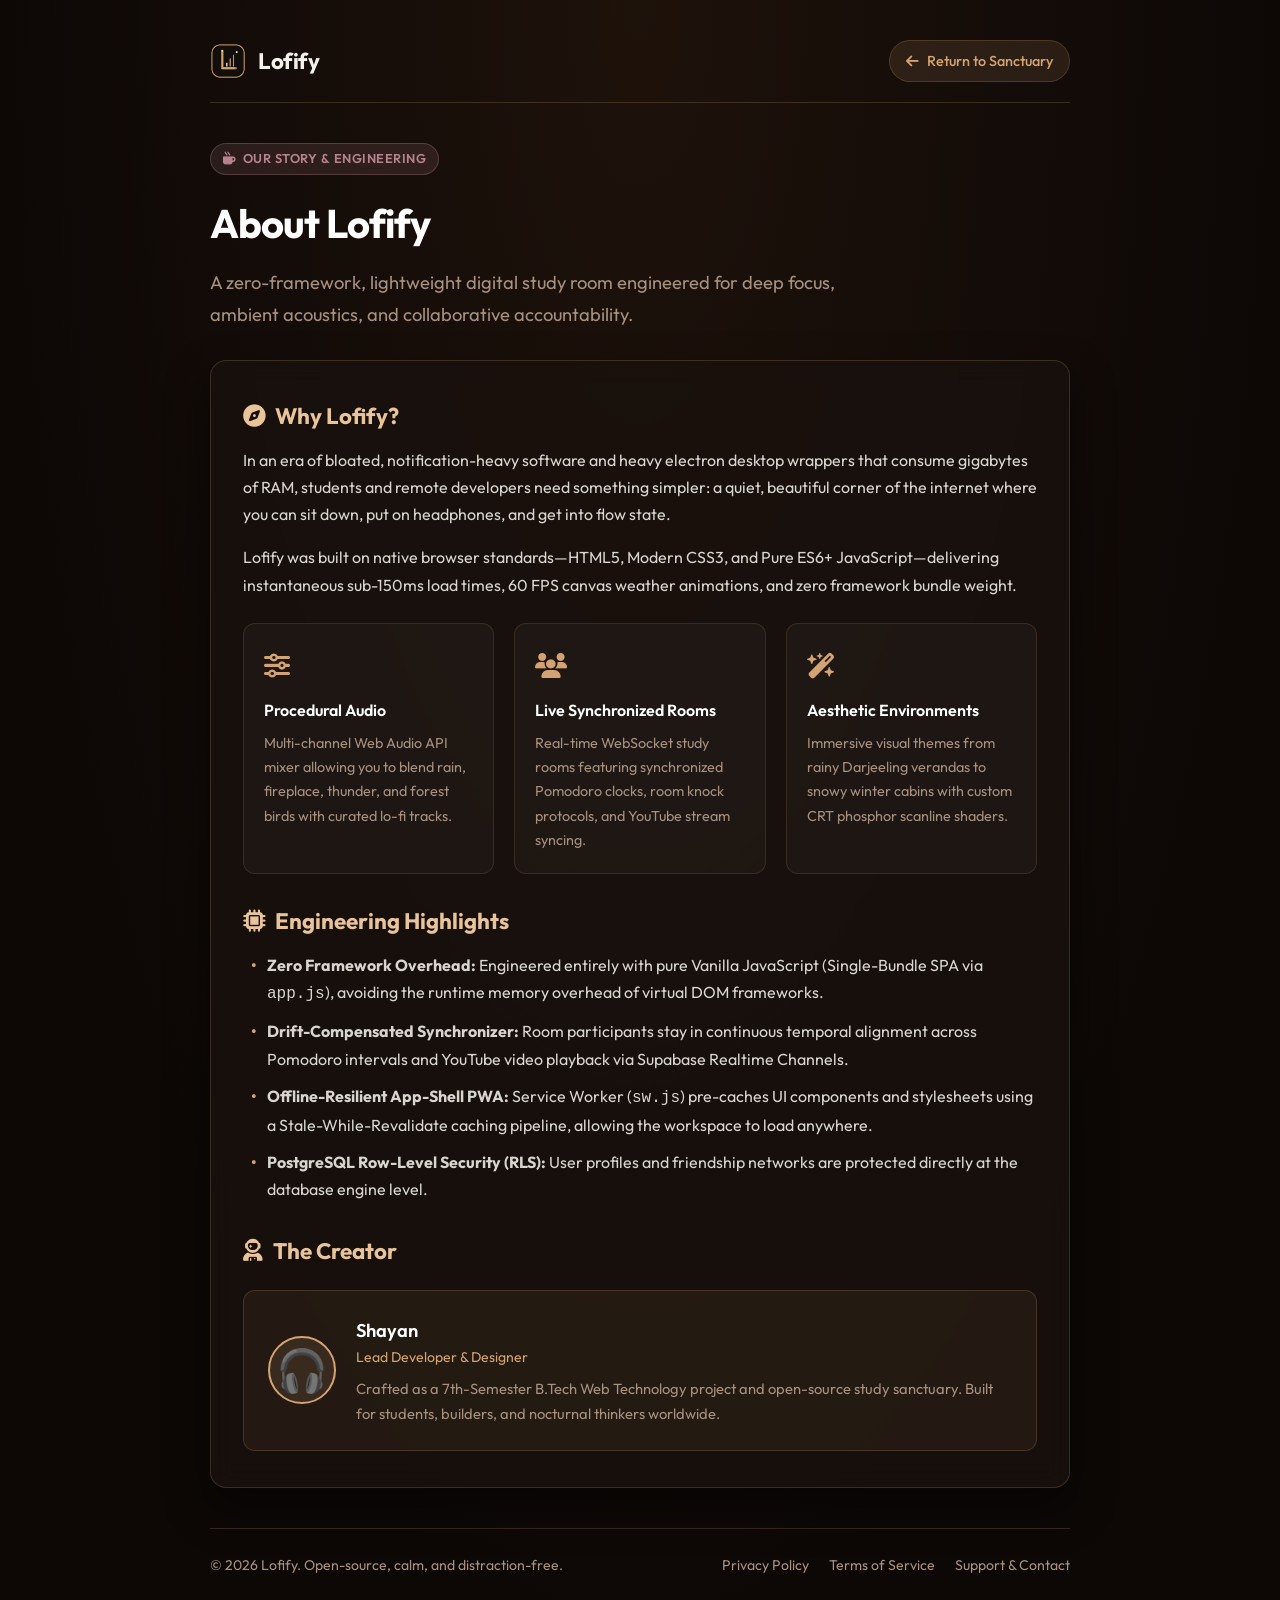
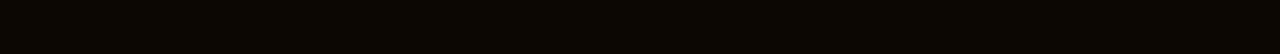
<file: about.html>
<!DOCTYPE html>
<html lang="en">
<head>
  <meta charset="UTF-8">
  <meta name="viewport" content="width=device-width, initial-scale=1.0">
  <title>About Lofify — Virtual Lo-Fi Study Room & Ambient Focus Sanctuary</title>
  <meta name="description" content="Discover the philosophy, engineering, and creator behind Lofify — a zero-bloat, distraction-free virtual study sanctuary with real-time multiplayer rooms.">
  <link rel="canonical" href="https://lofify-chi.vercel.app/about">
  <link rel="icon" type="image/x-icon" href="/favicon.ico">
  <link rel="icon" type="image/png" sizes="32x32" href="/assets/images/favicon-32x32.png">
  <link rel="icon" type="image/png" sizes="16x16" href="/assets/images/favicon-16x16.png">
  <link rel="preconnect" href="https://fonts.googleapis.com">
  <link rel="preconnect" href="https://fonts.gstatic.com" crossorigin>
  <link href="https://fonts.googleapis.com/css2?family=Outfit:wght@300;400;500;600;700&family=JetBrains+Mono:wght@400;500&display=swap" rel="stylesheet">
  <link rel="stylesheet" href="https://cdnjs.cloudflare.com/ajax/libs/font-awesome/6.5.1/css/all.min.css">
  <style>
    :root {
      --bg: #0F0A08;
      --card-bg: rgba(26, 18, 14, 0.75);
      --card-border: rgba(212, 163, 115, 0.2);
      --accent: #D4A373;
      --accent-hover: #E9C49A;
      --text: #F4F1EA;
      --text-muted: #A69080;
      --pill-bg: rgba(212, 163, 115, 0.12);
      --tag-purple: #B5838D;
      --tag-green: #A3B18A;
    }
    * { box-sizing: border-box; margin: 0; padding: 0; }
    body {
      background: radial-gradient(ellipse at top, #1E120B 0%, #0D0806 70%);
      color: var(--text);
      font-family: 'Outfit', -apple-system, BlinkMacSystemFont, sans-serif;
      line-height: 1.7;
      min-height: 100vh;
      padding: 40px 20px 80px;
    }
    .container {
      max-width: 860px;
      margin: 0 auto;
    }
    header.nav-header {
      display: flex;
      justify-content: space-between;
      align-items: center;
      margin-bottom: 40px;
      padding-bottom: 20px;
      border-bottom: 1px solid var(--card-border);
    }
    .logo-link {
      display: inline-flex;
      align-items: center;
      gap: 12px;
      text-decoration: none;
      color: var(--text);
      font-size: 1.4rem;
      font-weight: 700;
      letter-spacing: -0.5px;
    }
    .logo-link img {
      width: 36px;
      height: 36px;
      border-radius: 10px;
    }
    .back-btn {
      display: inline-flex;
      align-items: center;
      gap: 8px;
      background: var(--pill-bg);
      border: 1px solid var(--card-border);
      color: var(--accent);
      padding: 8px 16px;
      border-radius: 99px;
      text-decoration: none;
      font-size: 0.9rem;
      font-weight: 500;
      transition: all 0.2s ease;
    }
    .back-btn:hover {
      background: rgba(212, 163, 115, 0.22);
      color: var(--accent-hover);
      transform: translateY(-1px);
    }
    .badge {
      display: inline-flex;
      align-items: center;
      gap: 6px;
      background: rgba(181, 131, 141, 0.15);
      color: var(--tag-purple);
      border: 1px solid rgba(181, 131, 141, 0.3);
      padding: 4px 12px;
      border-radius: 99px;
      font-size: 0.8rem;
      font-weight: 600;
      text-transform: uppercase;
      letter-spacing: 0.5px;
      margin-bottom: 14px;
    }
    h1 {
      font-size: 2.5rem;
      font-weight: 700;
      letter-spacing: -1px;
      margin-bottom: 10px;
      color: #FFF;
    }
    .lead-subtitle {
      color: var(--text-muted);
      font-size: 1.15rem;
      margin-bottom: 30px;
      max-width: 680px;
    }
    .content-card {
      background: var(--card-bg);
      border: 1px solid var(--card-border);
      border-radius: 16px;
      padding: 36px 32px;
      box-shadow: 0 20px 40px rgba(0, 0, 0, 0.5);
      backdrop-filter: blur(12px);
      margin-bottom: 30px;
    }
    h2 {
      font-size: 1.4rem;
      color: var(--accent-hover);
      margin: 28px 0 12px;
      display: flex;
      align-items: center;
      gap: 10px;
    }
    h2:first-of-type { margin-top: 0; }
    p, ul {
      color: rgba(244, 241, 234, 0.88);
      font-size: 1rem;
      margin-bottom: 16px;
    }
    ul {
      list-style: none;
      padding-left: 0;
    }
    ul li {
      position: relative;
      padding-left: 24px;
      margin-bottom: 10px;
    }
    ul li::before {
      content: "•";
      position: absolute;
      left: 8px;
      color: var(--accent);
      font-weight: bold;
    }
    .pillars-grid {
      display: grid;
      grid-template-columns: repeat(auto-fit, minmax(220px, 1fr));
      gap: 20px;
      margin: 24px 0;
    }
    .pillar-box {
      background: rgba(255, 255, 255, 0.03);
      border: 1px solid rgba(212, 163, 115, 0.15);
      border-radius: 12px;
      padding: 20px;
    }
    .pillar-icon {
      font-size: 1.6rem;
      color: var(--accent);
      margin-bottom: 10px;
    }
    .pillar-title {
      font-weight: 600;
      color: #FFF;
      margin-bottom: 6px;
    }
    .pillar-desc {
      font-size: 0.9rem;
      color: var(--text-muted);
      margin-bottom: 0;
    }
    .creator-card {
      display: flex;
      align-items: center;
      gap: 20px;
      background: rgba(212, 163, 115, 0.07);
      border: 1px solid var(--card-border);
      border-radius: 12px;
      padding: 24px;
      margin-top: 20px;
    }
    .creator-avatar {
      font-size: 2.6rem;
      background: var(--pill-bg);
      width: 68px;
      height: 68px;
      border-radius: 50%;
      display: flex;
      align-items: center;
      justify-content: center;
      border: 2px solid var(--accent);
      flex-shrink: 0;
    }
    .creator-name {
      font-size: 1.15rem;
      font-weight: 600;
      color: #FFF;
    }
    .creator-role {
      font-size: 0.88rem;
      color: var(--accent);
      margin-bottom: 6px;
    }
    .creator-bio {
      font-size: 0.92rem;
      color: var(--text-muted);
      margin-bottom: 0;
    }
    footer.legal-footer {
      margin-top: 40px;
      padding-top: 25px;
      border-top: 1px solid var(--card-border);
      display: flex;
      justify-content: space-between;
      align-items: center;
      flex-wrap: wrap;
      gap: 15px;
      color: var(--text-muted);
      font-size: 0.88rem;
    }
    .footer-links {
      display: flex;
      gap: 20px;
    }
    .footer-links a {
      color: var(--text-muted);
      text-decoration: none;
      transition: color 0.2s;
    }
    .footer-links a:hover {
      color: var(--accent);
    }
    @media (max-width: 600px) {
      body { padding: 20px 14px 60px; }
      h1 { font-size: 2rem; }
      .content-card { padding: 24px 18px; }
      .creator-card { flex-direction: column; text-align: center; }
    }
  </style>
</head>
<body>
  <div class="container">
    <header class="nav-header">
      <a href="/" class="logo-link">
        <img src="/assets/images/logo-120.png" alt="Lofify Logo">
        <span>Lofify</span>
      </a>
      <a href="/" class="back-btn"><i class="fa-solid fa-arrow-left"></i> Return to Sanctuary</a>
    </header>

    <main>
      <div class="badge"><i class="fa-solid fa-mug-hot"></i> Our Story & Engineering</div>
      <h1>About Lofify</h1>
      <p class="lead-subtitle">A zero-framework, lightweight digital study room engineered for deep focus, ambient acoustics, and collaborative accountability.</p>

      <div class="content-card">
        <h2><i class="fa-solid fa-compass"></i> Why Lofify?</h2>
        <p>In an era of bloated, notification-heavy software and heavy electron desktop wrappers that consume gigabytes of RAM, students and remote developers need something simpler: a quiet, beautiful corner of the internet where you can sit down, put on headphones, and get into flow state.</p>
        <p>Lofify was built on native browser standards—HTML5, Modern CSS3, and Pure ES6+ JavaScript—delivering instantaneous sub-150ms load times, 60 FPS canvas weather animations, and zero framework bundle weight.</p>

        <div class="pillars-grid">
          <div class="pillar-box">
            <div class="pillar-icon"><i class="fa-solid fa-sliders"></i></div>
            <div class="pillar-title">Procedural Audio</div>
            <p class="pillar-desc">Multi-channel Web Audio API mixer allowing you to blend rain, fireplace, thunder, and forest birds with curated lo-fi tracks.</p>
          </div>
          <div class="pillar-box">
            <div class="pillar-icon"><i class="fa-solid fa-users"></i></div>
            <div class="pillar-title">Live Synchronized Rooms</div>
            <p class="pillar-desc">Real-time WebSocket study rooms featuring synchronized Pomodoro clocks, room knock protocols, and YouTube stream syncing.</p>
          </div>
          <div class="pillar-box">
            <div class="pillar-icon"><i class="fa-solid fa-wand-magic-sparkles"></i></div>
            <div class="pillar-title">Aesthetic Environments</div>
            <p class="pillar-desc">Immersive visual themes from rainy Darjeeling verandas to snowy winter cabins with custom CRT phosphor scanline shaders.</p>
          </div>
        </div>

        <h2><i class="fa-solid fa-microchip"></i> Engineering Highlights</h2>
        <ul>
          <li><strong>Zero Framework Overhead:</strong> Engineered entirely with pure Vanilla JavaScript (Single-Bundle SPA via <code>app.js</code>), avoiding the runtime memory overhead of virtual DOM frameworks.</li>
          <li><strong>Drift-Compensated Synchronizer:</strong> Room participants stay in continuous temporal alignment across Pomodoro intervals and YouTube video playback via Supabase Realtime Channels.</li>
          <li><strong>Offline-Resilient App-Shell PWA:</strong> Service Worker (<code>sw.js</code>) pre-caches UI components and stylesheets using a Stale-While-Revalidate caching pipeline, allowing the workspace to load anywhere.</li>
          <li><strong>PostgreSQL Row-Level Security (RLS):</strong> User profiles and friendship networks are protected directly at the database engine level.</li>
        </ul>

        <h2><i class="fa-solid fa-user-astronaut"></i> The Creator</h2>
        <div class="creator-card">
          <div class="creator-avatar">🎧</div>
          <div>
            <div class="creator-name">Shayan</div>
            <div class="creator-role">Lead Developer & Designer</div>
            <p class="creator-bio">Crafted as a 7th-Semester B.Tech Web Technology project and open-source study sanctuary. Built for students, builders, and nocturnal thinkers worldwide.</p>
          </div>
        </div>
      </div>
    </main>

    <footer class="legal-footer">
      <div>© 2026 Lofify. Open-source, calm, and distraction-free.</div>
      <div class="footer-links">
        <a href="/privacy">Privacy Policy</a>
        <a href="/terms">Terms of Service</a>
        <a href="/contact">Support & Contact</a>
      </div>
    </footer>
  </div>
</body>
</html>
</file>
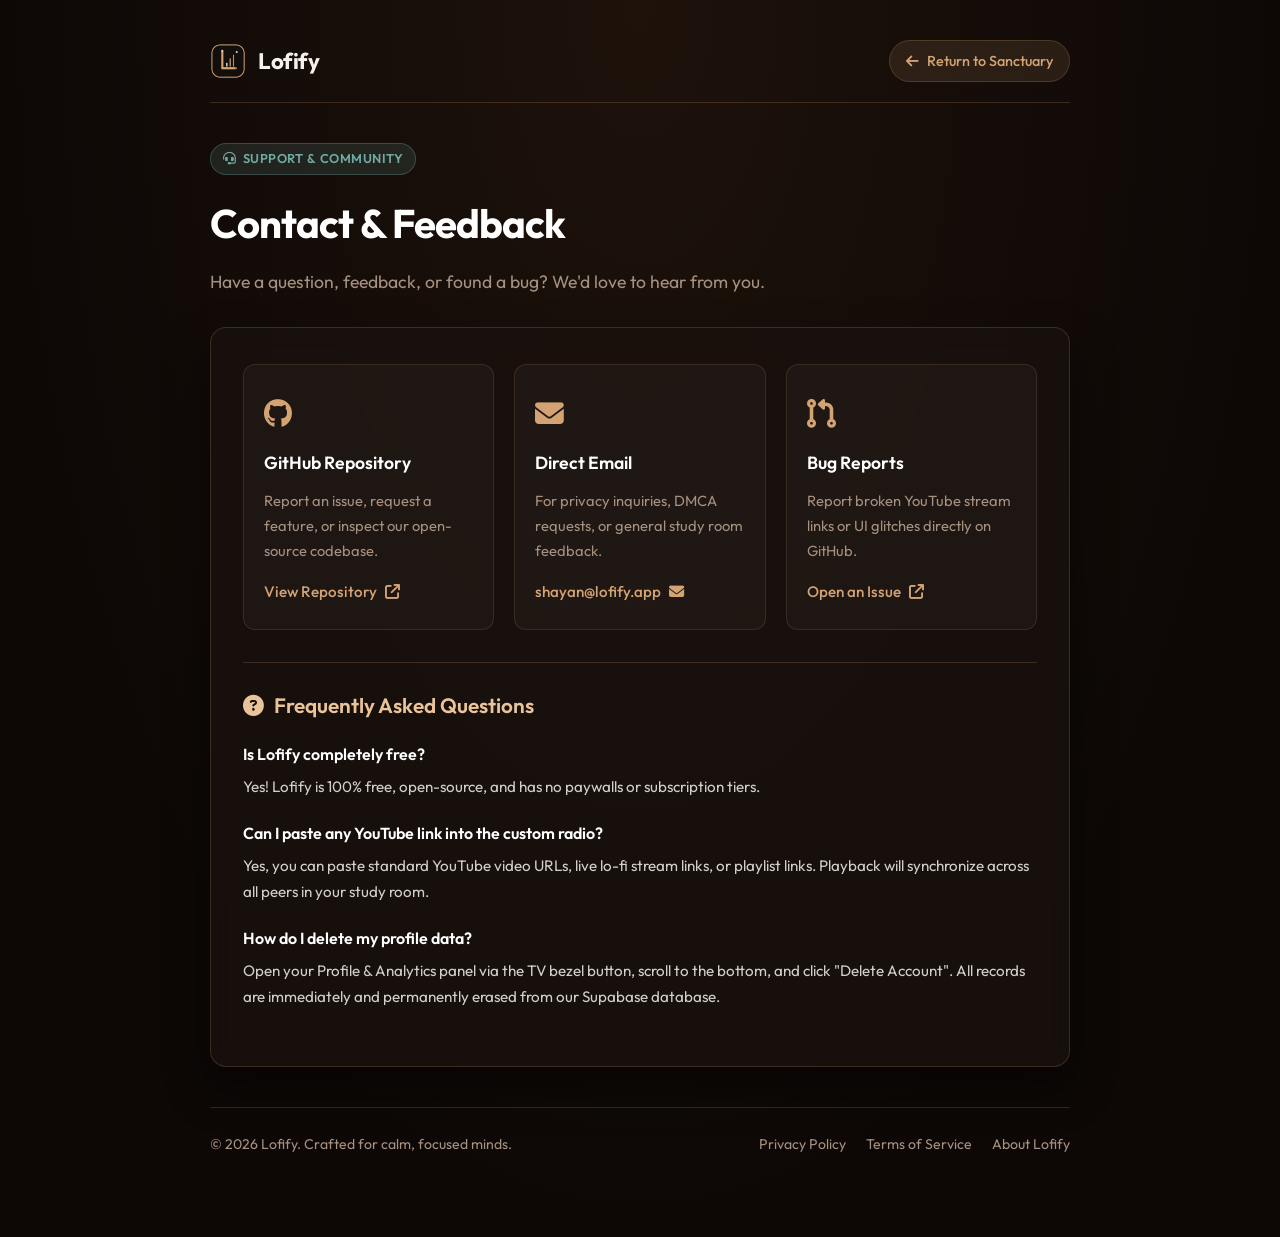
<file: contact.html>
<!DOCTYPE html>
<html lang="en">
<head>
  <meta charset="UTF-8">
  <meta name="viewport" content="width=device-width, initial-scale=1.0">
  <title>Contact & Feedback — Lofify</title>
  <meta name="description" content="Get in touch with the Lofify team. Report a bug, suggest a new study theme, or request support.">
  <link rel="canonical" href="https://lofify-chi.vercel.app/contact">
  <link rel="icon" type="image/x-icon" href="/favicon.ico">
  <link rel="icon" type="image/png" sizes="32x32" href="/assets/images/favicon-32x32.png">
  <link rel="icon" type="image/png" sizes="16x16" href="/assets/images/favicon-16x16.png">
  <link rel="preconnect" href="https://fonts.googleapis.com">
  <link rel="preconnect" href="https://fonts.gstatic.com" crossorigin>
  <link href="https://fonts.googleapis.com/css2?family=Outfit:wght@300;400;500;600;700&family=JetBrains+Mono:wght@400;500&display=swap" rel="stylesheet">
  <link rel="stylesheet" href="https://cdnjs.cloudflare.com/ajax/libs/font-awesome/6.5.1/css/all.min.css">
  <style>
    :root {
      --bg: #0F0A08;
      --card-bg: rgba(26, 18, 14, 0.75);
      --card-border: rgba(212, 163, 115, 0.2);
      --accent: #D4A373;
      --accent-hover: #E9C49A;
      --text: #F4F1EA;
      --text-muted: #A69080;
      --pill-bg: rgba(212, 163, 115, 0.12);
      --tag-blue: #70A9A1;
    }
    * { box-sizing: border-box; margin: 0; padding: 0; }
    body {
      background: radial-gradient(ellipse at top, #1E120B 0%, #0D0806 70%);
      color: var(--text);
      font-family: 'Outfit', -apple-system, BlinkMacSystemFont, sans-serif;
      line-height: 1.7;
      min-height: 100vh;
      padding: 40px 20px 80px;
    }
    .container {
      max-width: 860px;
      margin: 0 auto;
    }
    header.nav-header {
      display: flex;
      justify-content: space-between;
      align-items: center;
      margin-bottom: 40px;
      padding-bottom: 20px;
      border-bottom: 1px solid var(--card-border);
    }
    .logo-link {
      display: inline-flex;
      align-items: center;
      gap: 12px;
      text-decoration: none;
      color: var(--text);
      font-size: 1.4rem;
      font-weight: 700;
      letter-spacing: -0.5px;
    }
    .logo-link img {
      width: 36px;
      height: 36px;
      border-radius: 10px;
    }
    .back-btn {
      display: inline-flex;
      align-items: center;
      gap: 8px;
      background: var(--pill-bg);
      border: 1px solid var(--card-border);
      color: var(--accent);
      padding: 8px 16px;
      border-radius: 99px;
      text-decoration: none;
      font-size: 0.9rem;
      font-weight: 500;
      transition: all 0.2s ease;
    }
    .back-btn:hover {
      background: rgba(212, 163, 115, 0.22);
      color: var(--accent-hover);
      transform: translateY(-1px);
    }
    .badge {
      display: inline-flex;
      align-items: center;
      gap: 6px;
      background: rgba(112, 169, 161, 0.15);
      color: var(--tag-blue);
      border: 1px solid rgba(112, 169, 161, 0.3);
      padding: 4px 12px;
      border-radius: 99px;
      font-size: 0.8rem;
      font-weight: 600;
      text-transform: uppercase;
      letter-spacing: 0.5px;
      margin-bottom: 14px;
    }
    h1 {
      font-size: 2.5rem;
      font-weight: 700;
      letter-spacing: -1px;
      margin-bottom: 10px;
      color: #FFF;
    }
    .lead-subtitle {
      color: var(--text-muted);
      font-size: 1.1rem;
      margin-bottom: 30px;
    }
    .content-card {
      background: var(--card-bg);
      border: 1px solid var(--card-border);
      border-radius: 16px;
      padding: 36px 32px;
      box-shadow: 0 20px 40px rgba(0, 0, 0, 0.5);
      backdrop-filter: blur(12px);
    }
    .contact-grid {
      display: grid;
      grid-template-columns: repeat(auto-fit, minmax(240px, 1fr));
      gap: 20px;
      margin-bottom: 32px;
    }
    .contact-card {
      background: rgba(255, 255, 255, 0.03);
      border: 1px solid rgba(212, 163, 115, 0.15);
      border-radius: 12px;
      padding: 24px 20px;
      display: flex;
      flex-direction: column;
      gap: 10px;
    }
    .contact-icon {
      font-size: 1.8rem;
      color: var(--accent);
    }
    .contact-title {
      font-size: 1.1rem;
      font-weight: 600;
      color: #FFF;
    }
    .contact-desc {
      font-size: 0.92rem;
      color: var(--text-muted);
      margin-bottom: 6px;
    }
    .contact-link {
      display: inline-flex;
      align-items: center;
      gap: 8px;
      color: var(--accent);
      text-decoration: none;
      font-weight: 500;
      font-size: 0.95rem;
      transition: color 0.2s;
    }
    .contact-link:hover {
      color: var(--accent-hover);
    }
    .faq-section {
      margin-top: 30px;
      padding-top: 25px;
      border-top: 1px solid var(--card-border);
    }
    .faq-title {
      font-size: 1.3rem;
      font-weight: 600;
      color: var(--accent-hover);
      margin-bottom: 18px;
      display: flex;
      align-items: center;
      gap: 10px;
    }
    .faq-item {
      margin-bottom: 20px;
    }
    .faq-q {
      font-weight: 600;
      color: #FFF;
      margin-bottom: 6px;
    }
    .faq-a {
      color: rgba(244, 241, 234, 0.85);
      font-size: 0.95rem;
    }
    footer.legal-footer {
      margin-top: 40px;
      padding-top: 25px;
      border-top: 1px solid var(--card-border);
      display: flex;
      justify-content: space-between;
      align-items: center;
      flex-wrap: wrap;
      gap: 15px;
      color: var(--text-muted);
      font-size: 0.88rem;
    }
    .footer-links {
      display: flex;
      gap: 20px;
    }
    .footer-links a {
      color: var(--text-muted);
      text-decoration: none;
      transition: color 0.2s;
    }
    .footer-links a:hover {
      color: var(--accent);
    }
    @media (max-width: 600px) {
      body { padding: 20px 14px 60px; }
      h1 { font-size: 2rem; }
      .content-card { padding: 24px 18px; }
    }
  </style>
</head>
<body>
  <div class="container">
    <header class="nav-header">
      <a href="/" class="logo-link">
        <img src="/assets/images/logo-120.png" alt="Lofify Logo">
        <span>Lofify</span>
      </a>
      <a href="/" class="back-btn"><i class="fa-solid fa-arrow-left"></i> Return to Sanctuary</a>
    </header>

    <main>
      <div class="badge"><i class="fa-solid fa-headset"></i> Support & Community</div>
      <h1>Contact & Feedback</h1>
      <p class="lead-subtitle">Have a question, feedback, or found a bug? We'd love to hear from you.</p>

      <div class="content-card">
        <div class="contact-grid">
          <div class="contact-card">
            <div class="contact-icon"><i class="fa-brands fa-github"></i></div>
            <div class="contact-title">GitHub Repository</div>
            <p class="contact-desc">Report an issue, request a feature, or inspect our open-source codebase.</p>
            <a href="https://github.com/Lostshayan/chill" target="_blank" rel="noopener" class="contact-link">
              <span>View Repository</span> <i class="fa-solid fa-arrow-up-right-from-square"></i>
            </a>
          </div>

          <div class="contact-card">
            <div class="contact-icon"><i class="fa-solid fa-envelope"></i></div>
            <div class="contact-title">Direct Email</div>
            <p class="contact-desc">For privacy inquiries, DMCA requests, or general study room feedback.</p>
            <a href="mailto:shayan@lofify.app" class="contact-link">
              <span>shayan@lofify.app</span> <i class="fa-solid fa-envelope"></i>
            </a>
          </div>

          <div class="contact-card">
            <div class="contact-icon"><i class="fa-solid fa-code-pull-request"></i></div>
            <div class="contact-title">Bug Reports</div>
            <p class="contact-desc">Report broken YouTube stream links or UI glitches directly on GitHub.</p>
            <a href="https://github.com/Lostshayan/chill/issues" target="_blank" rel="noopener" class="contact-link">
              <span>Open an Issue</span> <i class="fa-solid fa-arrow-up-right-from-square"></i>
            </a>
          </div>
        </div>

        <div class="faq-section">
          <div class="faq-title"><i class="fa-solid fa-circle-question"></i> Frequently Asked Questions</div>
          
          <div class="faq-item">
            <div class="faq-q">Is Lofify completely free?</div>
            <div class="faq-a">Yes! Lofify is 100% free, open-source, and has no paywalls or subscription tiers.</div>
          </div>

          <div class="faq-item">
            <div class="faq-q">Can I paste any YouTube link into the custom radio?</div>
            <div class="faq-a">Yes, you can paste standard YouTube video URLs, live lo-fi stream links, or playlist links. Playback will synchronize across all peers in your study room.</div>
          </div>

          <div class="faq-item">
            <div class="faq-q">How do I delete my profile data?</div>
            <div class="faq-a">Open your Profile & Analytics panel via the TV bezel button, scroll to the bottom, and click "Delete Account". All records are immediately and permanently erased from our Supabase database.</div>
          </div>
        </div>
      </div>
    </main>

    <footer class="legal-footer">
      <div>© 2026 Lofify. Crafted for calm, focused minds.</div>
      <div class="footer-links">
        <a href="/privacy">Privacy Policy</a>
        <a href="/terms">Terms of Service</a>
        <a href="/about">About Lofify</a>
      </div>
    </footer>
  </div>
</body>
</html>
</file>
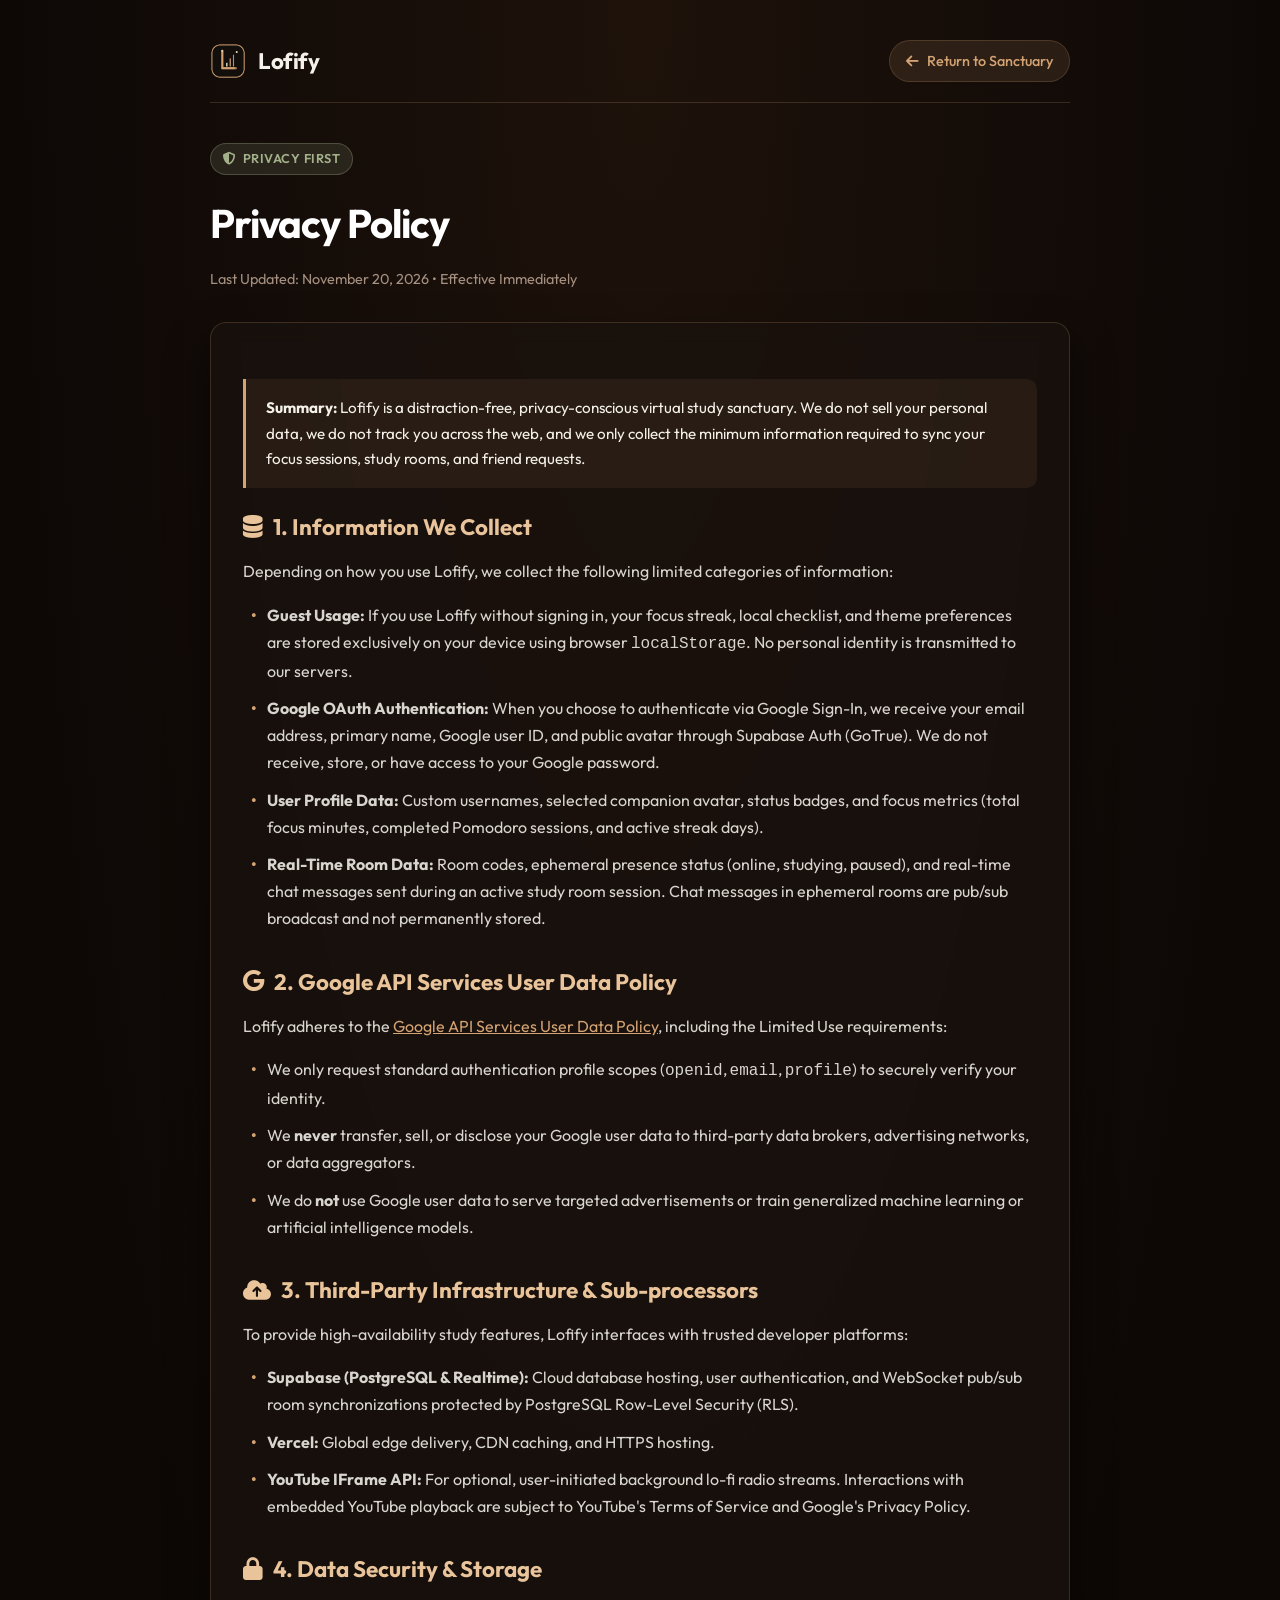
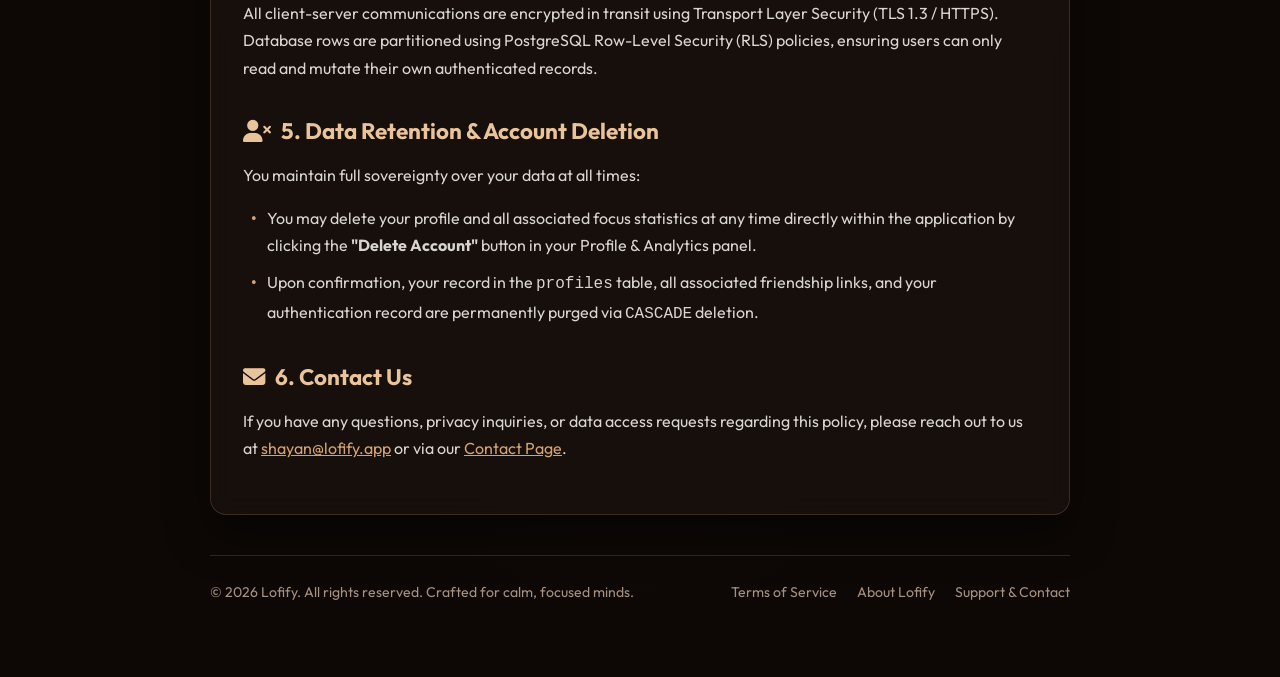
<file: privacy.html>
<!DOCTYPE html>
<html lang="en">
<head>
  <meta charset="UTF-8">
  <meta name="viewport" content="width=device-width, initial-scale=1.0">
  <title>Privacy Policy — Lofify</title>
  <meta name="description" content="Privacy Policy for Lofify. Learn how we handle authentication, Google Sign-In, user data, and privacy protection.">
  <link rel="canonical" href="https://lofify-chi.vercel.app/privacy">
  <link rel="icon" type="image/x-icon" href="/favicon.ico">
  <link rel="icon" type="image/png" sizes="32x32" href="/assets/images/favicon-32x32.png">
  <link rel="icon" type="image/png" sizes="16x16" href="/assets/images/favicon-16x16.png">
  <link rel="preconnect" href="https://fonts.googleapis.com">
  <link rel="preconnect" href="https://fonts.gstatic.com" crossorigin>
  <link href="https://fonts.googleapis.com/css2?family=Outfit:wght@300;400;500;600;700&family=JetBrains+Mono:wght@400;500&display=swap" rel="stylesheet">
  <link rel="stylesheet" href="https://cdnjs.cloudflare.com/ajax/libs/font-awesome/6.5.1/css/all.min.css">
  <style>
    :root {
      --bg: #0F0A08;
      --card-bg: rgba(26, 18, 14, 0.75);
      --card-border: rgba(212, 163, 115, 0.2);
      --accent: #D4A373;
      --accent-hover: #E9C49A;
      --text: #F4F1EA;
      --text-muted: #A69080;
      --pill-bg: rgba(212, 163, 115, 0.12);
      --tag-green: #A3B18A;
    }
    * { box-sizing: border-box; margin: 0; padding: 0; }
    body {
      background: radial-gradient(ellipse at top, #1E120B 0%, #0D0806 70%);
      color: var(--text);
      font-family: 'Outfit', -apple-system, BlinkMacSystemFont, sans-serif;
      line-height: 1.7;
      min-height: 100vh;
      padding: 40px 20px 80px;
    }
    .container {
      max-width: 860px;
      margin: 0 auto;
    }
    header.nav-header {
      display: flex;
      justify-content: space-between;
      align-items: center;
      margin-bottom: 40px;
      padding-bottom: 20px;
      border-bottom: 1px solid var(--card-border);
    }
    .logo-link {
      display: inline-flex;
      align-items: center;
      gap: 12px;
      text-decoration: none;
      color: var(--text);
      font-size: 1.4rem;
      font-weight: 700;
      letter-spacing: -0.5px;
    }
    .logo-link img {
      width: 36px;
      height: 36px;
      border-radius: 10px;
    }
    .back-btn {
      display: inline-flex;
      align-items: center;
      gap: 8px;
      background: var(--pill-bg);
      border: 1px solid var(--card-border);
      color: var(--accent);
      padding: 8px 16px;
      border-radius: 99px;
      text-decoration: none;
      font-size: 0.9rem;
      font-weight: 500;
      transition: all 0.2s ease;
    }
    .back-btn:hover {
      background: rgba(212, 163, 115, 0.22);
      color: var(--accent-hover);
      transform: translateY(-1px);
    }
    .badge {
      display: inline-flex;
      align-items: center;
      gap: 6px;
      background: rgba(163, 177, 138, 0.15);
      color: var(--tag-green);
      border: 1px solid rgba(163, 177, 138, 0.3);
      padding: 4px 12px;
      border-radius: 99px;
      font-size: 0.8rem;
      font-weight: 600;
      text-transform: uppercase;
      letter-spacing: 0.5px;
      margin-bottom: 14px;
    }
    h1 {
      font-size: 2.5rem;
      font-weight: 700;
      letter-spacing: -1px;
      margin-bottom: 10px;
      color: #FFF;
    }
    .last-updated {
      color: var(--text-muted);
      font-size: 0.9rem;
      margin-bottom: 30px;
    }
    .content-card {
      background: var(--card-bg);
      border: 1px solid var(--card-border);
      border-radius: 16px;
      padding: 36px 32px;
      box-shadow: 0 20px 40px rgba(0, 0, 0, 0.5);
      backdrop-filter: blur(12px);
    }
    h2 {
      font-size: 1.4rem;
      color: var(--accent-hover);
      margin: 30px 0 12px;
      display: flex;
      align-items: center;
      gap: 10px;
    }
    h2:first-of-type { margin-top: 0; }
    p, ul {
      color: rgba(244, 241, 234, 0.88);
      font-size: 1rem;
      margin-bottom: 16px;
    }
    ul {
      list-style: none;
      padding-left: 0;
    }
    ul li {
      position: relative;
      padding-left: 24px;
      margin-bottom: 10px;
    }
    ul li::before {
      content: "•";
      position: absolute;
      left: 8px;
      color: var(--accent);
      font-weight: bold;
    }
    .highlight-box {
      background: rgba(212, 163, 115, 0.08);
      border-left: 3px solid var(--accent);
      padding: 16px 20px;
      border-radius: 0 10px 10px 0;
      margin: 20px 0;
      font-size: 0.95rem;
    }
    footer.legal-footer {
      margin-top: 40px;
      padding-top: 25px;
      border-top: 1px solid var(--card-border);
      display: flex;
      justify-content: space-between;
      align-items: center;
      flex-wrap: wrap;
      gap: 15px;
      color: var(--text-muted);
      font-size: 0.88rem;
    }
    .footer-links {
      display: flex;
      gap: 20px;
    }
    .footer-links a {
      color: var(--text-muted);
      text-decoration: none;
      transition: color 0.2s;
    }
    .footer-links a:hover {
      color: var(--accent);
    }
    @media (max-width: 600px) {
      body { padding: 20px 14px 60px; }
      h1 { font-size: 2rem; }
      .content-card { padding: 24px 18px; }
    }
  </style>
</head>
<body>
  <div class="container">
    <header class="nav-header">
      <a href="/" class="logo-link">
        <img src="/assets/images/logo-120.png" alt="Lofify Logo">
        <span>Lofify</span>
      </a>
      <a href="/" class="back-btn"><i class="fa-solid fa-arrow-left"></i> Return to Sanctuary</a>
    </header>

    <main>
      <div class="badge"><i class="fa-solid fa-shield-halved"></i> Privacy First</div>
      <h1>Privacy Policy</h1>
      <div class="last-updated">Last Updated: November 20, 2026 • Effective Immediately</div>

      <div class="content-card">
        <div class="highlight-box">
          <strong>Summary:</strong> Lofify is a distraction-free, privacy-conscious virtual study sanctuary. We do not sell your personal data, we do not track you across the web, and we only collect the minimum information required to sync your focus sessions, study rooms, and friend requests.
        </div>

        <h2><i class="fa-solid fa-database"></i> 1. Information We Collect</h2>
        <p>Depending on how you use Lofify, we collect the following limited categories of information:</p>
        <ul>
          <li><strong>Guest Usage:</strong> If you use Lofify without signing in, your focus streak, local checklist, and theme preferences are stored exclusively on your device using browser <code>localStorage</code>. No personal identity is transmitted to our servers.</li>
          <li><strong>Google OAuth Authentication:</strong> When you choose to authenticate via Google Sign-In, we receive your email address, primary name, Google user ID, and public avatar through Supabase Auth (GoTrue). We do not receive, store, or have access to your Google password.</li>
          <li><strong>User Profile Data:</strong> Custom usernames, selected companion avatar, status badges, and focus metrics (total focus minutes, completed Pomodoro sessions, and active streak days).</li>
          <li><strong>Real-Time Room Data:</strong> Room codes, ephemeral presence status (online, studying, paused), and real-time chat messages sent during an active study room session. Chat messages in ephemeral rooms are pub/sub broadcast and not permanently stored.</li>
        </ul>

        <h2><i class="fa-brands fa-google"></i> 2. Google API Services User Data Policy</h2>
        <p>Lofify adheres to the <a href="https://developers.google.com/terms/api-services-user-data-policy" target="_blank" rel="noopener" style="color: var(--accent);">Google API Services User Data Policy</a>, including the Limited Use requirements:</p>
        <ul>
          <li>We only request standard authentication profile scopes (<code>openid</code>, <code>email</code>, <code>profile</code>) to securely verify your identity.</li>
          <li>We <strong>never</strong> transfer, sell, or disclose your Google user data to third-party data brokers, advertising networks, or data aggregators.</li>
          <li>We do <strong>not</strong> use Google user data to serve targeted advertisements or train generalized machine learning or artificial intelligence models.</li>
        </ul>

        <h2><i class="fa-solid fa-cloud-arrow-up"></i> 3. Third-Party Infrastructure & Sub-processors</h2>
        <p>To provide high-availability study features, Lofify interfaces with trusted developer platforms:</p>
        <ul>
          <li><strong>Supabase (PostgreSQL & Realtime):</strong> Cloud database hosting, user authentication, and WebSocket pub/sub room synchronizations protected by PostgreSQL Row-Level Security (RLS).</li>
          <li><strong>Vercel:</strong> Global edge delivery, CDN caching, and HTTPS hosting.</li>
          <li><strong>YouTube IFrame API:</strong> For optional, user-initiated background lo-fi radio streams. Interactions with embedded YouTube playback are subject to YouTube's Terms of Service and Google's Privacy Policy.</li>
        </ul>

        <h2><i class="fa-solid fa-lock"></i> 4. Data Security & Storage</h2>
        <p>All client-server communications are encrypted in transit using Transport Layer Security (TLS 1.3 / HTTPS). Database rows are partitioned using PostgreSQL Row-Level Security (RLS) policies, ensuring users can only read and mutate their own authenticated records.</p>

        <h2><i class="fa-solid fa-user-xmark"></i> 5. Data Retention & Account Deletion</h2>
        <p>You maintain full sovereignty over your data at all times:</p>
        <ul>
          <li>You may delete your profile and all associated focus statistics at any time directly within the application by clicking the <strong>"Delete Account"</strong> button in your Profile & Analytics panel.</li>
          <li>Upon confirmation, your record in the <code>profiles</code> table, all associated friendship links, and your authentication record are permanently purged via <code>CASCADE</code> deletion.</li>
        </ul>

        <h2><i class="fa-solid fa-envelope"></i> 6. Contact Us</h2>
        <p>If you have any questions, privacy inquiries, or data access requests regarding this policy, please reach out to us at <a href="mailto:shayan@lofify.app" style="color: var(--accent);">shayan@lofify.app</a> or via our <a href="/contact" style="color: var(--accent);">Contact Page</a>.</p>
      </div>
    </main>

    <footer class="legal-footer">
      <div>© 2026 Lofify. All rights reserved. Crafted for calm, focused minds.</div>
      <div class="footer-links">
        <a href="/terms">Terms of Service</a>
        <a href="/about">About Lofify</a>
        <a href="/contact">Support & Contact</a>
      </div>
    </footer>
  </div>
</body>
</html>
</file>
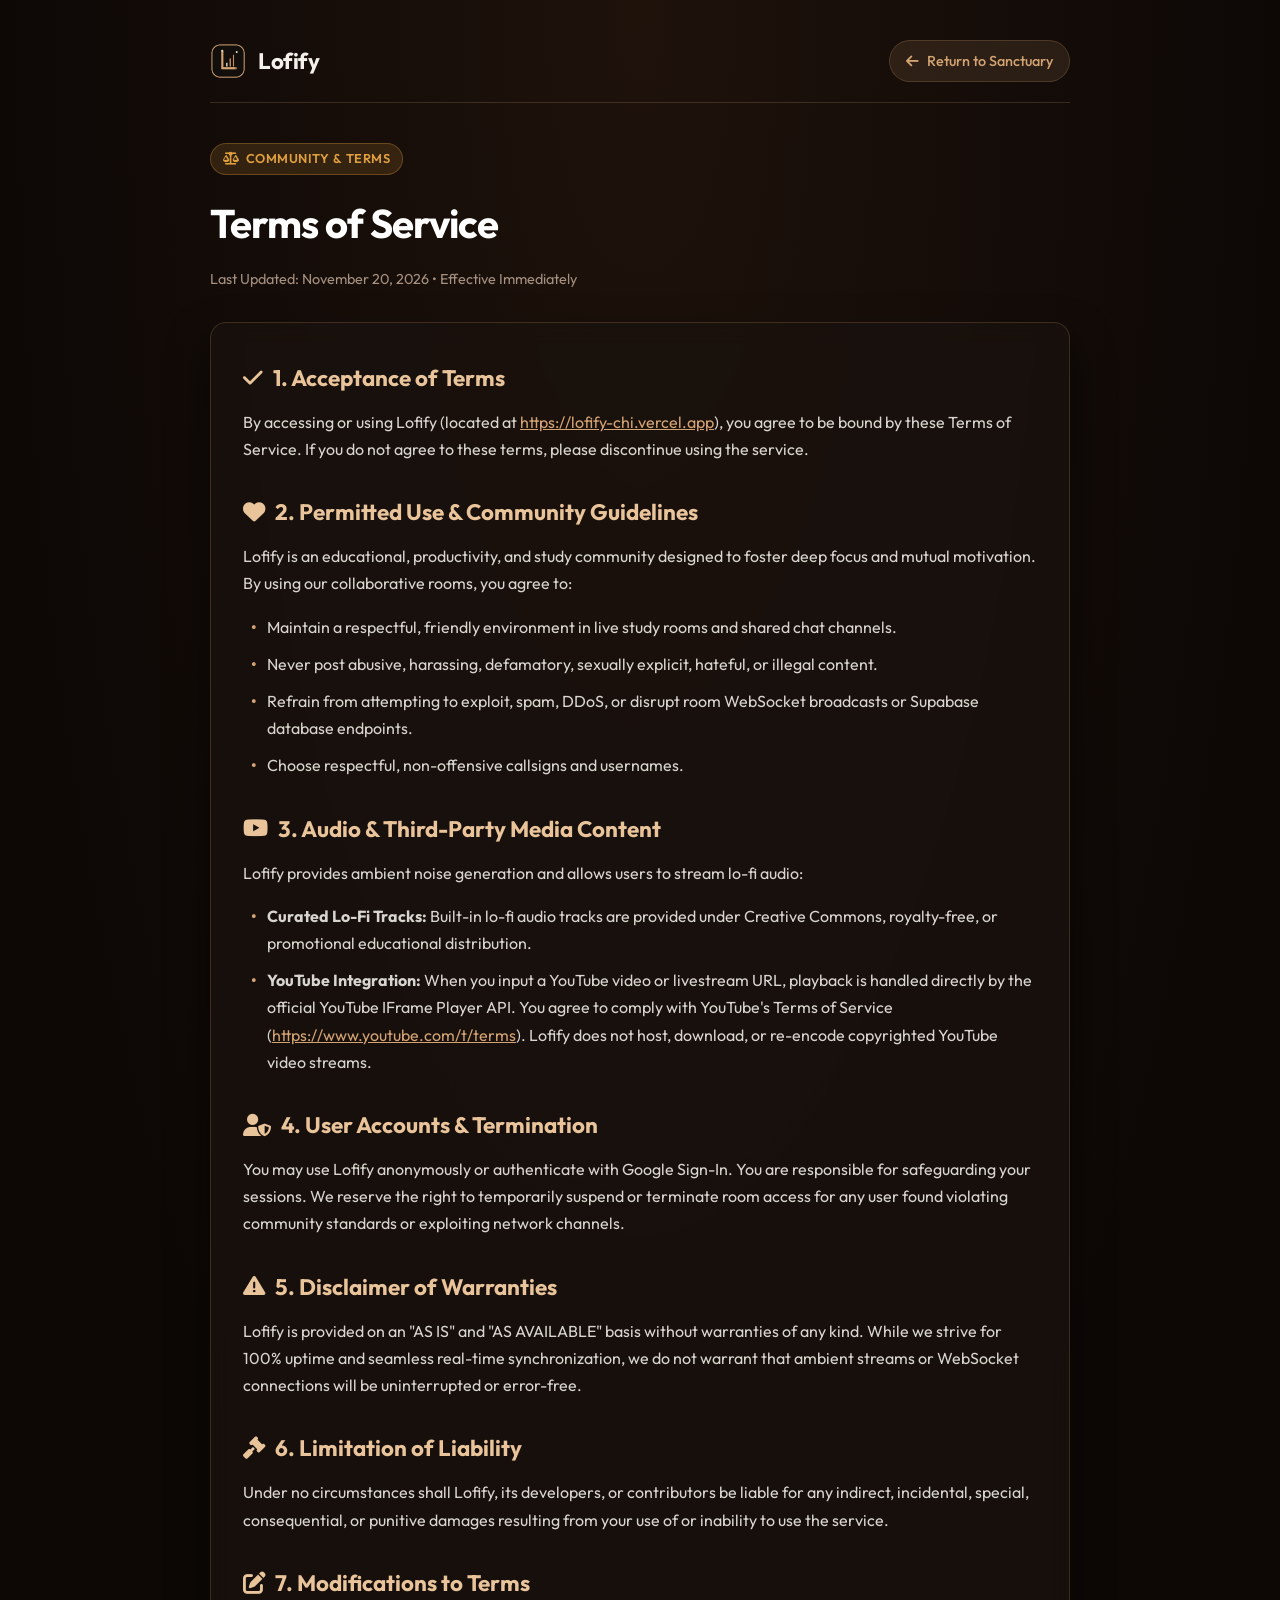
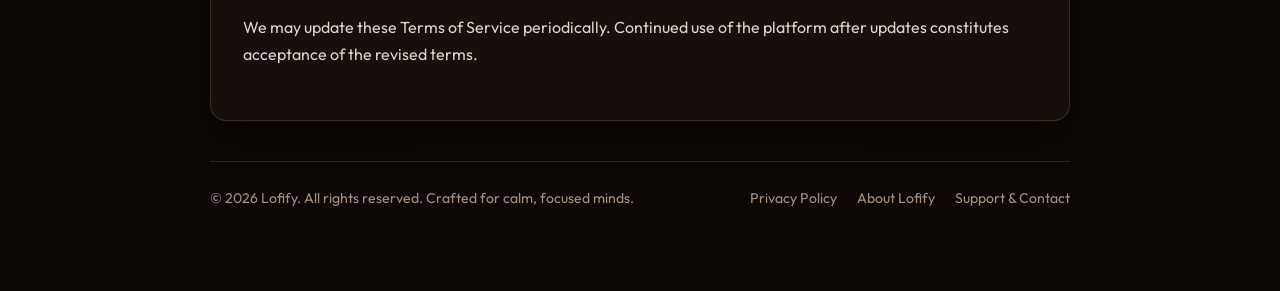
<file: terms.html>
<!DOCTYPE html>
<html lang="en">
<head>
  <meta charset="UTF-8">
  <meta name="viewport" content="width=device-width, initial-scale=1.0">
  <title>Terms of Service — Lofify</title>
  <meta name="description" content="Terms of Service for Lofify. Read our usage guidelines, community standards, and terms of service.">
  <link rel="canonical" href="https://lofify-chi.vercel.app/terms">
  <link rel="icon" type="image/x-icon" href="/favicon.ico">
  <link rel="icon" type="image/png" sizes="32x32" href="/assets/images/favicon-32x32.png">
  <link rel="icon" type="image/png" sizes="16x16" href="/assets/images/favicon-16x16.png">
  <link rel="preconnect" href="https://fonts.googleapis.com">
  <link rel="preconnect" href="https://fonts.gstatic.com" crossorigin>
  <link href="https://fonts.googleapis.com/css2?family=Outfit:wght@300;400;500;600;700&family=JetBrains+Mono:wght@400;500&display=swap" rel="stylesheet">
  <link rel="stylesheet" href="https://cdnjs.cloudflare.com/ajax/libs/font-awesome/6.5.1/css/all.min.css">
  <style>
    :root {
      --bg: #0F0A08;
      --card-bg: rgba(26, 18, 14, 0.75);
      --card-border: rgba(212, 163, 115, 0.2);
      --accent: #D4A373;
      --accent-hover: #E9C49A;
      --text: #F4F1EA;
      --text-muted: #A69080;
      --pill-bg: rgba(212, 163, 115, 0.12);
      --tag-amber: #E09F3E;
    }
    * { box-sizing: border-box; margin: 0; padding: 0; }
    body {
      background: radial-gradient(ellipse at top, #1E120B 0%, #0D0806 70%);
      color: var(--text);
      font-family: 'Outfit', -apple-system, BlinkMacSystemFont, sans-serif;
      line-height: 1.7;
      min-height: 100vh;
      padding: 40px 20px 80px;
    }
    .container {
      max-width: 860px;
      margin: 0 auto;
    }
    header.nav-header {
      display: flex;
      justify-content: space-between;
      align-items: center;
      margin-bottom: 40px;
      padding-bottom: 20px;
      border-bottom: 1px solid var(--card-border);
    }
    .logo-link {
      display: inline-flex;
      align-items: center;
      gap: 12px;
      text-decoration: none;
      color: var(--text);
      font-size: 1.4rem;
      font-weight: 700;
      letter-spacing: -0.5px;
    }
    .logo-link img {
      width: 36px;
      height: 36px;
      border-radius: 10px;
    }
    .back-btn {
      display: inline-flex;
      align-items: center;
      gap: 8px;
      background: var(--pill-bg);
      border: 1px solid var(--card-border);
      color: var(--accent);
      padding: 8px 16px;
      border-radius: 99px;
      text-decoration: none;
      font-size: 0.9rem;
      font-weight: 500;
      transition: all 0.2s ease;
    }
    .back-btn:hover {
      background: rgba(212, 163, 115, 0.22);
      color: var(--accent-hover);
      transform: translateY(-1px);
    }
    .badge {
      display: inline-flex;
      align-items: center;
      gap: 6px;
      background: rgba(224, 159, 62, 0.15);
      color: var(--tag-amber);
      border: 1px solid rgba(224, 159, 62, 0.3);
      padding: 4px 12px;
      border-radius: 99px;
      font-size: 0.8rem;
      font-weight: 600;
      text-transform: uppercase;
      letter-spacing: 0.5px;
      margin-bottom: 14px;
    }
    h1 {
      font-size: 2.5rem;
      font-weight: 700;
      letter-spacing: -1px;
      margin-bottom: 10px;
      color: #FFF;
    }
    .last-updated {
      color: var(--text-muted);
      font-size: 0.9rem;
      margin-bottom: 30px;
    }
    .content-card {
      background: var(--card-bg);
      border: 1px solid var(--card-border);
      border-radius: 16px;
      padding: 36px 32px;
      box-shadow: 0 20px 40px rgba(0, 0, 0, 0.5);
      backdrop-filter: blur(12px);
    }
    h2 {
      font-size: 1.4rem;
      color: var(--accent-hover);
      margin: 30px 0 12px;
      display: flex;
      align-items: center;
      gap: 10px;
    }
    h2:first-of-type { margin-top: 0; }
    p, ul {
      color: rgba(244, 241, 234, 0.88);
      font-size: 1rem;
      margin-bottom: 16px;
    }
    ul {
      list-style: none;
      padding-left: 0;
    }
    ul li {
      position: relative;
      padding-left: 24px;
      margin-bottom: 10px;
    }
    ul li::before {
      content: "•";
      position: absolute;
      left: 8px;
      color: var(--accent);
      font-weight: bold;
    }
    footer.legal-footer {
      margin-top: 40px;
      padding-top: 25px;
      border-top: 1px solid var(--card-border);
      display: flex;
      justify-content: space-between;
      align-items: center;
      flex-wrap: wrap;
      gap: 15px;
      color: var(--text-muted);
      font-size: 0.88rem;
    }
    .footer-links {
      display: flex;
      gap: 20px;
    }
    .footer-links a {
      color: var(--text-muted);
      text-decoration: none;
      transition: color 0.2s;
    }
    .footer-links a:hover {
      color: var(--accent);
    }
    @media (max-width: 600px) {
      body { padding: 20px 14px 60px; }
      h1 { font-size: 2rem; }
      .content-card { padding: 24px 18px; }
    }
  </style>
</head>
<body>
  <div class="container">
    <header class="nav-header">
      <a href="/" class="logo-link">
        <img src="/assets/images/logo-120.png" alt="Lofify Logo">
        <span>Lofify</span>
      </a>
      <a href="/" class="back-btn"><i class="fa-solid fa-arrow-left"></i> Return to Sanctuary</a>
    </header>

    <main>
      <div class="badge"><i class="fa-solid fa-scale-balanced"></i> Community & Terms</div>
      <h1>Terms of Service</h1>
      <div class="last-updated">Last Updated: November 20, 2026 • Effective Immediately</div>

      <div class="content-card">
        <h2><i class="fa-solid fa-check"></i> 1. Acceptance of Terms</h2>
        <p>By accessing or using Lofify (located at <a href="https://lofify-chi.vercel.app" style="color: var(--accent);">https://lofify-chi.vercel.app</a>), you agree to be bound by these Terms of Service. If you do not agree to these terms, please discontinue using the service.</p>

        <h2><i class="fa-solid fa-heart"></i> 2. Permitted Use & Community Guidelines</h2>
        <p>Lofify is an educational, productivity, and study community designed to foster deep focus and mutual motivation. By using our collaborative rooms, you agree to:</p>
        <ul>
          <li>Maintain a respectful, friendly environment in live study rooms and shared chat channels.</li>
          <li>Never post abusive, harassing, defamatory, sexually explicit, hateful, or illegal content.</li>
          <li>Refrain from attempting to exploit, spam, DDoS, or disrupt room WebSocket broadcasts or Supabase database endpoints.</li>
          <li>Choose respectful, non-offensive callsigns and usernames.</li>
        </ul>

        <h2><i class="fa-brands fa-youtube"></i> 3. Audio & Third-Party Media Content</h2>
        <p>Lofify provides ambient noise generation and allows users to stream lo-fi audio:</p>
        <ul>
          <li><strong>Curated Lo-Fi Tracks:</strong> Built-in lo-fi audio tracks are provided under Creative Commons, royalty-free, or promotional educational distribution.</li>
          <li><strong>YouTube Integration:</strong> When you input a YouTube video or livestream URL, playback is handled directly by the official YouTube IFrame Player API. You agree to comply with YouTube's Terms of Service (<a href="https://www.youtube.com/t/terms" target="_blank" rel="noopener" style="color: var(--accent);">https://www.youtube.com/t/terms</a>). Lofify does not host, download, or re-encode copyrighted YouTube video streams.</li>
        </ul>

        <h2><i class="fa-solid fa-user-shield"></i> 4. User Accounts & Termination</h2>
        <p>You may use Lofify anonymously or authenticate with Google Sign-In. You are responsible for safeguarding your sessions. We reserve the right to temporarily suspend or terminate room access for any user found violating community standards or exploiting network channels.</p>

        <h2><i class="fa-solid fa-triangle-exclamation"></i> 5. Disclaimer of Warranties</h2>
        <p>Lofify is provided on an "AS IS" and "AS AVAILABLE" basis without warranties of any kind. While we strive for 100% uptime and seamless real-time synchronization, we do not warrant that ambient streams or WebSocket connections will be uninterrupted or error-free.</p>

        <h2><i class="fa-solid fa-gavel"></i> 6. Limitation of Liability</h2>
        <p>Under no circumstances shall Lofify, its developers, or contributors be liable for any indirect, incidental, special, consequential, or punitive damages resulting from your use of or inability to use the service.</p>

        <h2><i class="fa-solid fa-pen-to-square"></i> 7. Modifications to Terms</h2>
        <p>We may update these Terms of Service periodically. Continued use of the platform after updates constitutes acceptance of the revised terms.</p>
      </div>
    </main>

    <footer class="legal-footer">
      <div>© 2026 Lofify. All rights reserved. Crafted for calm, focused minds.</div>
      <div class="footer-links">
        <a href="/privacy">Privacy Policy</a>
        <a href="/about">About Lofify</a>
        <a href="/contact">Support & Contact</a>
      </div>
    </footer>
  </div>
</body>
</html>
</file>
